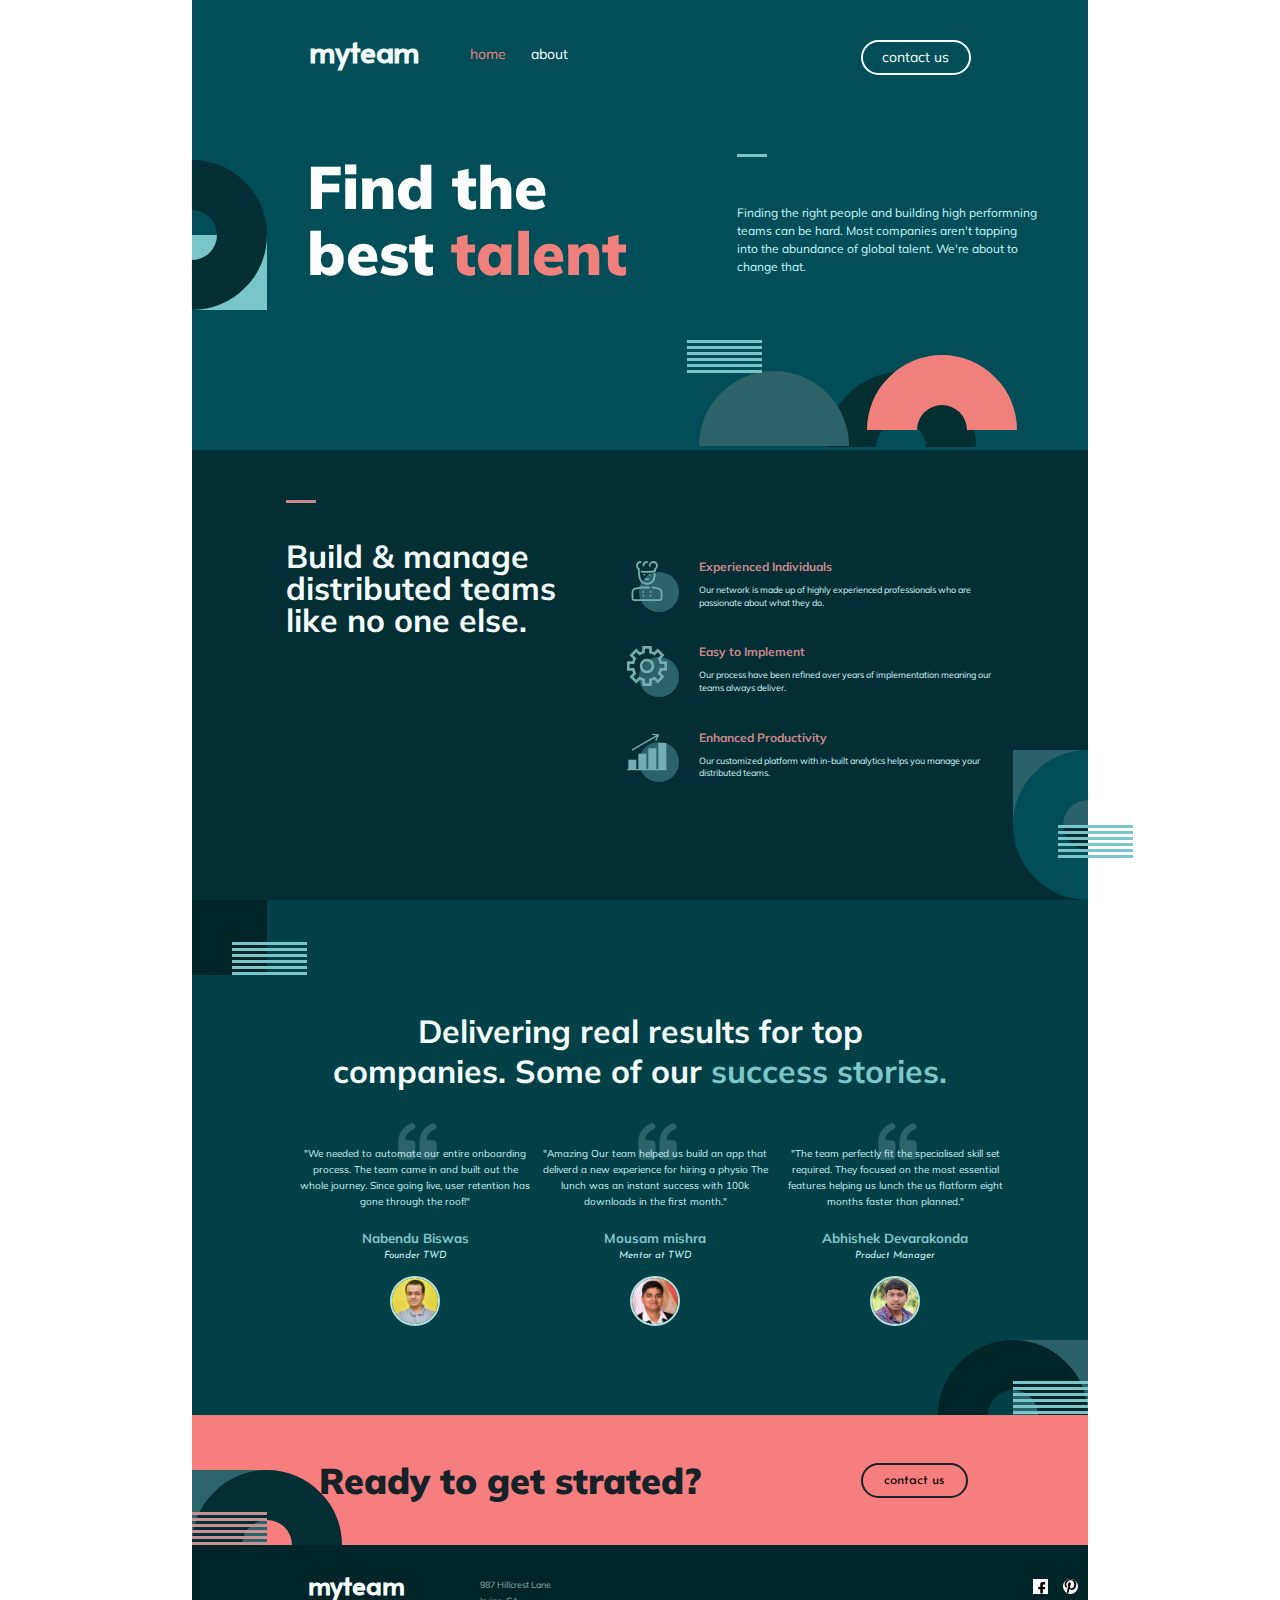
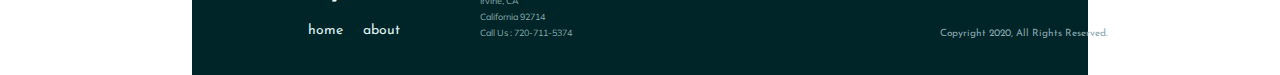
<file: index.html>
<!DOCTYPE html>
<html lang="en">
  <head>
    <meta charset="UTF-8" />
    <meta http-equiv="X-UA-Compatible" content="IE=edge" />
    <meta name="viewport" content="width=device-width, initial-scale=1.0" />
    <title>Myteam</title>
    <link rel="preconnect" href="https://fonts.googleapis.com" />
    <link rel="preconnect" href="https://fonts.gstatic.com" crossorigin />
    <link
      href="https://fonts.googleapis.com/css2?family=Alata&family=Erica+One&family=Josefin+Sans:wght@200;400;500;600;700&family=Jost:wght@200;300;400;500;700&family=Mulish:wght@700;900&family=Noto+Sans+JP:wght@700&family=Palanquin+Dark:wght@400;500;600;700&family=Poppins:wght@100;200;300;400;500;600;700&display=swap"
      rel="stylesheet"
    />
    <link rel="preconnect" href="https://fonts.googleapis.com">
<link rel="preconnect" href="https://fonts.gstatic.com" crossorigin>
<link href="https://fonts.googleapis.com/css2?family=UnifrakturMaguntia&display=swap" rel="stylesheet">
    <link rel="stylesheet" href="style.css" />
  </head>
  <body>
    <div id="myteam">
      <div class="banner_sec ban">
        <div class="link_sec">
          <ul class="nav_links">
            <span class="logo_heading">myteam</span>
            <div class="nav_items">
              <li><a class="color_nav" href="index.html">home</a></li>
              <li><a  href="about.html" target="_blank">about</a></li>
          </div>
          </ul>
          <div class="nav_buttons">
            <button id='contact_us' class="btn01"><a href="contact.html">contact us</a></button>
            <button id="mobile_menu" class="hamburger">≡</button>
            <!-- <button id="cancel" class="menu_cancel">X</button> -->
          </div>
          
        </div>
        
        <div class="content_sec">
          <div>
            <h1 class="main_heading">
              Find the best <span class="talent">talent</span>
            </h1>
          </div>
          <div class="para_move">
            <p class="main_para">
              Finding the right people and building high performning teams can
              be hard. Most companies aren't tapping into the abundance of
              global talent. We're about to change that.
            </p>
          </div>
        </div>
        <span class="parallel_lines"> 
          <hr class="line">
          <hr class="line">
          <hr class="line">
          <hr class="line">
          <hr class="line">
          <hr class="line">
       </span>
      </div>
     
      <section class="sec01">
        <div class="sec01_content">
          <div class="part1">
            <h1 class="sec01_heading">
              Build & manage distributed teams like no one else.
            </h1>
          </div>
          <div class="part2">
            <div class="sec01_part2">
              
                <span class="icon_shadow"></span>
                <img class="img" src="./images/iconizer-chef.svg" alt="chef" />
            
              <div class="part2_content">
                <h5 class="heading_5">Experienced Individuals</h5>
                <p class="small_para">
                  Our network is made up of highly experienced professionals who
                  are passionate about what they do.
                </p>
              </div>
            </div>
            <div class="sec01_part2">
              <span class="icon_shadow"></span>
              <img
                class="img"
                src="./images/iconizer-settings-svgrepo-com.svg"
                alt="settings"
              />
              <div class="part2_content">
                <h5 class="heading_5">Easy to Implement</h5>
                <p class="small_para">
                  Our process have been refined over years of implementation meaning our teams always deliver.
                </p>
              </div>
            </div>
            <div class="sec01_part2">
              <span class="icon_shadow"></span>
              <img
                class="img"
                src="./images/iconizer-graph-svgrepo-com.svg"
                alt="graph"
              />
              <div class="part2_content">
                <h5 class="heading_5">Enhanced Productivity</h5>
                <p class="small_para">
                Our customized platform with in-built analytics helps you manage your distributed teams.
                </p>
              </div>
            </div>
            <span class="parallel_lines2"> 
              <hr class="line">
              <hr class="line">
              <hr class="line">
              <hr class="line">
              <hr class="line">
              <hr class="line">
           </span>
          </div>
        </div>
      </section>
      <section class="sec02">
        <span class="shadow1"></span>
        <span class="parallel_lines3"> 
          <hr class="line">
          <hr class="line">
          <hr class="line">
          <hr class="line">
          <hr class="line">
          <hr class="line">
       </span>
        <h1 class="sec02_heading">
          Delivering real results for top companies. Some of our
          <span class="color_heading">success stories.</span>
        </h1>
        <div class="card_sec">
          <div class="card">
            <span class="behind_qoute"><img class="quotation" src="./images/iconizer-111116_quote_icon (1).svg" alt="quote"></span>
            <p class="card_para">
                "We needed to automate our entire onboarding process. The team came in and built out the whole journey. Since going live, user retention has gone through the roof!"
            </p>
            <h5 class="name">Nabendu Biswas</h5>
            <i class="card_small_para">Founder TWD</i>
            <img class="person_pic" src="./images/nabendu.jpg" alt="pic" />
          </div>
          <div class="card">
            <span class="behind_qoute"><img class="quotation" src="./images/iconizer-111116_quote_icon (1).svg" alt="quote"></span>
            <p class="card_para">
              "Amazing Our team helped us build an app that deliverd a new experience for hiring a physio The lunch was an instant success with 100k downloads in the first month."
            </p>
            <h5 class="name">Mousam mishra</h5>
            <i class="card_small_para">Mentor at TWD</i>
            <img class="person_pic" src="./images/mousam.jpg" alt="pic" />
          </div>
          <div class="card">
            <span class="behind_qoute"><img class="quotation" src="./images/iconizer-111116_quote_icon (1).svg" alt="quote"></span>
            <p class="card_para">
              "The team perfectly fit the specialised skill set required. They focused on the most essential features helping us lunch the us flatform eight months faster than planned."
            </p>
            <h5 class="name">Abhishek Devarakonda</h5>
            <i class="card_small_para">Product Manager</i>
            <img class="person_pic" src="./images/Abhi.jpg" alt="pic" />
          </div>
        </div>
        <span class="parallel_lines4"> 
          <hr class="line">
          <hr class="line">
          <hr class="line">
          <hr class="line">
          <hr class="line">
          <hr class="line">
       </span>

      </section>
      <section class="sec03">
        <span class="parallel_lines5"> 
          <hr class="line1">
          <hr class="line1">
          <hr class="line1">
          <hr class="line1">
          <hr class="line1">
          <hr class="line1">
       </span>
        <div class="sec03_content">
          <h1 class="sec03_heading">Ready to get strated?</h1>
          <button class="btn02">contact us</a></button>
        </div>
      </section>
      <footer class="footer">
            <div class="footer_part1">
              <h1 class="footer_heading">myteam</h1>
              <ul class="footer_nav_links">
                <li><a href="index.html"  class="color_nav">home</a></li>
                <li><a href="about.html">about</a></li>
              </ul>
            </div>
         
              <div>
                <ul class="address">
                  <li>987 Hillcrest Lane</li>
                  <li>Irvine, CA</li>
                  <li>California 92714</li>
                  <li>Call Us : 720-711-5374</li>
                </ul>
              </div>
              <div class="social_media"> 
                  <ul class="social_icons">
                    <li><a href="https://facebook.com"><img class="social_bg" src="./images/facebook_square_bg-white.svg" alt="facebook"></a></li>
                    <li><a href="https://pinterest.com"><img class="social_bg2" src="./images/pinterest-svgrepo-com.svg" alt="pinterest"></a></li>
                    <li><a href="https://twitter.com"><img class="about_twitter" src="./images/output-onlinepngtools.png" alt="twitter"></a></li>
                  </ul>
                  <div>
                    <p class="copyright">Copyright 2020, All Rights Reserved.</p>
                  </div>
              </div>
            </footer>
    </div>
    <script src="script.js"></script>
  </body>
</html>
</file>
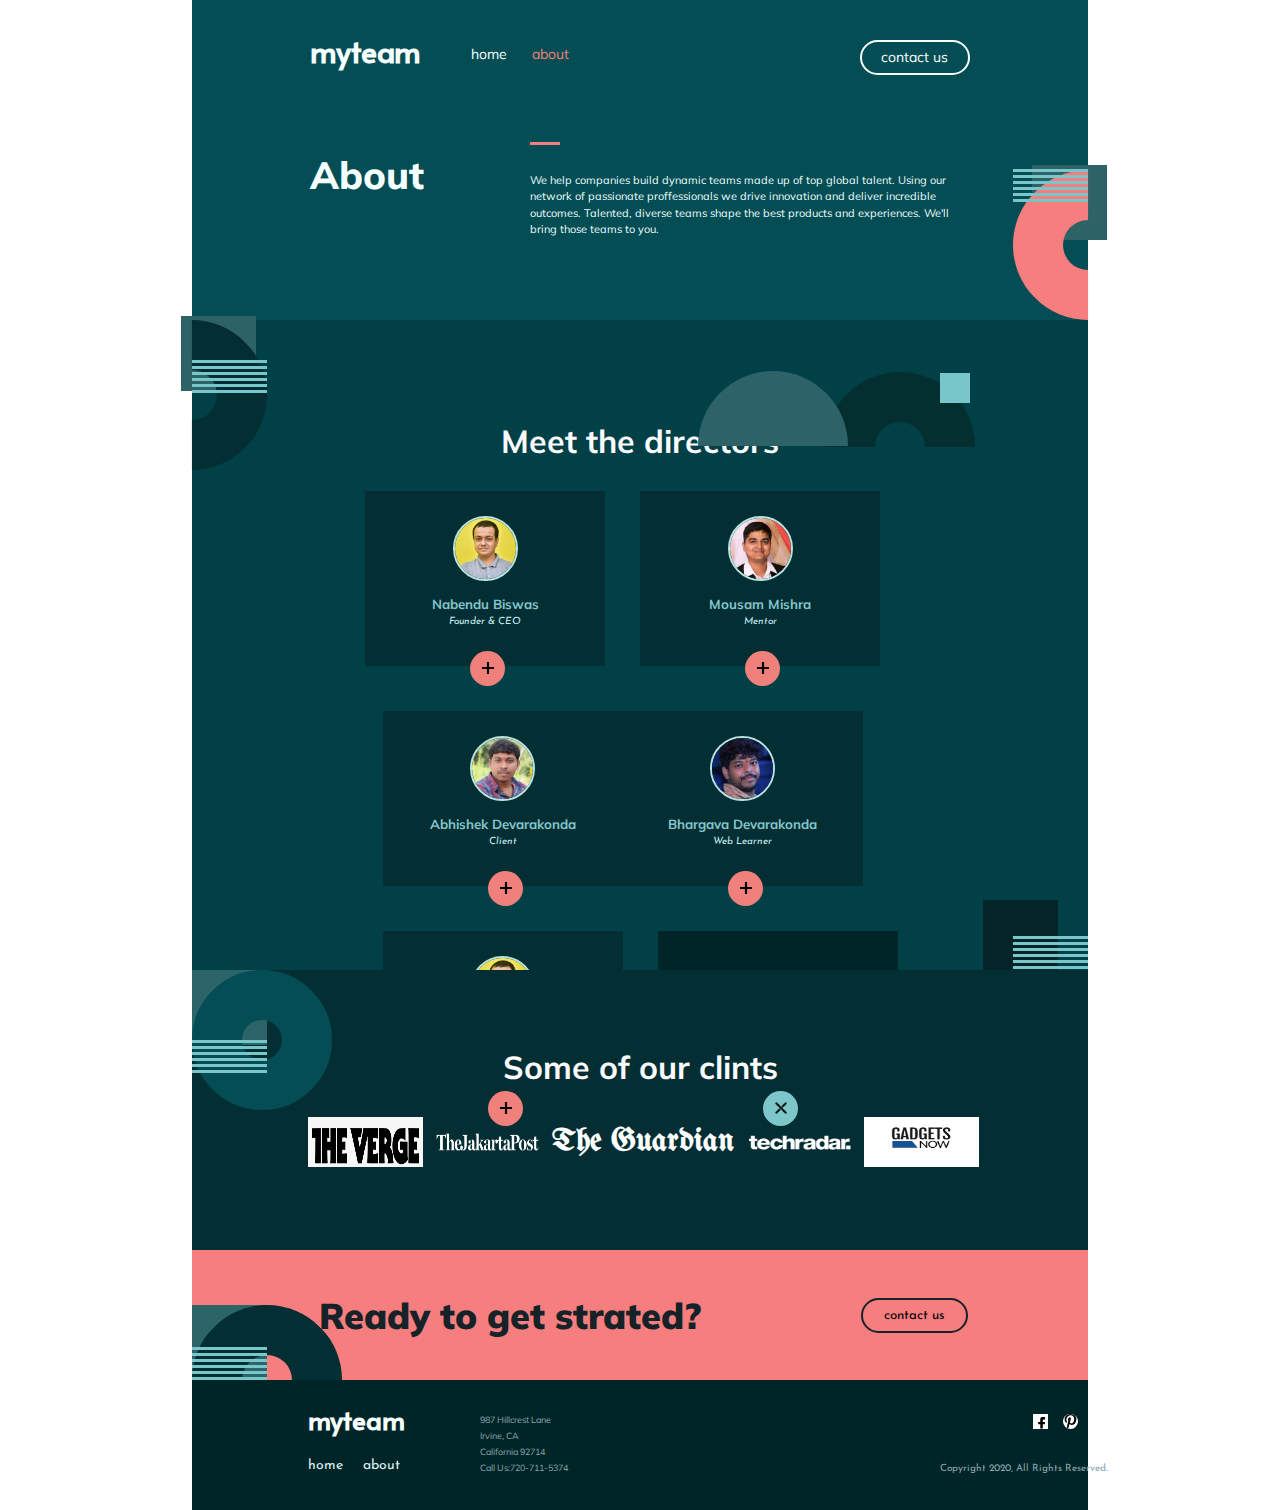
<file: about.html>
<!DOCTYPE html>
<html lang="en">
  <head>
    <meta charset="UTF-8" />
    <meta http-equiv="X-UA-Compatible" content="IE=edge" />
    <meta name="viewport" content="width=device-width, initial-scale=1.0" />
    <title>About</title>
    <link rel="preconnect" href="https://fonts.googleapis.com" />
    <link rel="preconnect" href="https://fonts.gstatic.com" crossorigin />
    <link
      href="https://fonts.googleapis.com/css2?family=Alata&family=Erica+One&family=Josefin+Sans:wght@200;400;500;600;700&family=Jost:wght@200;300;400;500;700&family=Mulish:wght@700;900&family=Noto+Sans+JP:wght@700&family=Palanquin+Dark:wght@400;500;600;700&family=Poppins:wght@100;200;300;400;500;600;700&display=swap"
      rel="stylesheet"
    />
    <link rel="preconnect" href="https://fonts.googleapis.com">
<link rel="preconnect" href="https://fonts.gstatic.com" crossorigin>
<link href="https://fonts.googleapis.com/css2?family=UnifrakturMaguntia&display=swap" rel="stylesheet">
    <link rel="stylesheet" href="style.css" />
  </head>
  <body>
    <section class="about_sec01">
      <div class="about_link_sec">
        <ul class="nav_links">
          <span class="logo_heading">myteam</span>
          <div class="nav_items">
            <li><a  href="index.html">home</a></li>
            <li><a class="color_nav" href="about.html">about</a></li>
          </div>
          
        </ul>
        <div  class="nav_buttons">
          <button class="btn03 btn01"  id='contact_us'><a href="contact.html">contact us</a></button>
          <button class="hamburger">≡</button>
          <!-- <button class="menu_cancel">X</button> -->
        </div>
      </div>
      <div class="about_content">
        <h1 class="about_heading">About</h1>
        <div>
          <p class="about_para">
            We help companies build dynamic teams made up of top global talent.
            Using our network of passionate proffessionals we drive innovation
            and deliver incredible outcomes. Talented, diverse teams shape the
            best products and experiences. We'll bring those teams to you.
          </p>
          <span class="parallel_lines10"> 
            <hr class="line">
            <hr class="line">
            <hr class="line">
            <hr class="line">
            <hr class="line">
            <hr class="line">
         </span>
        <span class="shadow3"></span>
        </div>
      </div>
    </section>
    <section class="about_sec02">
        <span class="shadow2"></span>
        <span class="parallel_lines9"> 
            <hr class="line">
            <hr class="line">
            <hr class="line">
            <hr class="line">
            <hr class="line">
            <hr class="line">
         </span>
      <div>
        <h1 class="about_sec02_main_heading">Meet the directors</h1>
      </div>
      <div class="about_card_sec02">
        <div class="cards_1">
          <img class="person_pic1" src="./images/nabendu.jpg" alt="pic" />
          <h5 class="name">Nabendu Biswas</h5>
          <i class="card_small_para">Founder & CEO</i>
          <span class="background"></span>
          <img
            class="plus"
            src="./images/add-plus-svgrepo-com.svg"
            alt="plus"
          />
        </div>
        <div class="cards_1">
          <img class="person_pic1" src="./images/mousam.jpg" alt="pic" />
          <h5 class="name">Mousam Mishra</h5>
          <i class="card_small_para">Mentor</i>
          <span class="background"></span>
          <img
            class="plus"
            src="./images/add-plus-svgrepo-com.svg"
            alt="plus"
          />
        </div>
        <div class="cards_1_3">
          <img class="person_pic1" src="./images/Abhi.jpg" alt="pic" />
          <h5 class="name">Abhishek Devarakonda</h5>
          <i class="card_small_para">Client</i>
          <span class="background"></span>
          <img
            class="plus"
            src="./images/add-plus-svgrepo-com.svg"
            alt="plus"
          />
        </div>
        <div class="cards_1">
          <img class="person_pic1" src="./images/dbc.JPG" alt="pic" />
          <h5 class="name">Bhargava Devarakonda</h5>
          <i class="card_small_para">Web Learner</i>
          <span class="background"></span>
          <img
            class="plus"
            src="./images/add-plus-svgrepo-com.svg"
            alt="plus"
          />
        </div>
        <div class="cards_1">
          <img class="person_pic1" src="./images/nabendu.jpg" alt="pic" />
          <h5 class="name">Nabendu Biswas</h5>
          <i class="card_small_para">Founder & CEO</i>
          <span class="background"></span>
          <img
            class="plus"
            src="./images/add-plus-svgrepo-com.svg"
            alt="plus"
          />
        </div>
        <div class="cards_1_last">
          <h5 class="name">Aden Allan</h5>
          <p class="last_card_para">
            "Empowered teams craeted truly amazing products. Set the north star
            and let them fellow it."
          </p>
          <div class="about_icons">
            <a href="https://twitter.com"
              ><img
                class="about_twitter"
                src="./images/output-onlinepngtools.png"
                alt="twitter"
            /></a>
            <a href="https://twitter.com"
              ><img
                class="about_linkedin"
                src="./images/linkedin-onlinepngtools.png"
                alt="linkedin"
            /></a>
          </div>
          <span class="opp_background"></span>
          <img
            class="cancel"
            src="./images/cancel-pngrepo-com.png"
            alt="plus"
          />
        </div>
      </div>
      <span class="parallel_lines8"> 
        <hr class="line">
        <hr class="line">
        <hr class="line">
        <hr class="line">
        <hr class="line">
        <hr class="line">
     </span>
    </section>
    <section class="about_sec03">   
         <span class="parallel_lines6"> 
        <hr class="line">
        <hr class="line">
        <hr class="line">
        <hr class="line">
        <hr class="line">
        <hr class="line">
     </span>

        <h1 class="about_sec03_heading">Some of our clints</h1>
      <div class="about_subheading">
        <img class="about_sec03_subheading" src="./images/the-verge-logo-hd-png-download.png" alt="the verge"></img>
        <img class="about_sec03_subheading" src="./images/TheJakartaPost-removebg-preview.png" alt="the jakarta"></img>
        <h1 class="about_sec03_subheading3">The Guardian</h1>
        <img class="about_sec03_subheading" src="./images/TECHRADAR.png" alt="techrader"></img>
        <img class="about_sec03_subheading" src="./images/gadgetsnowlogo.png" alt="Gadgets"></img>
      </div>
    </section>
    <section class="sec03">
        <span class="parallel_lines7"> 
          <hr class="line">
          <hr class="line">
          <hr class="line">
          <hr class="line">
          <hr class="line">
          <hr class="line">
       </span>
        <div class="sec03_content">
          <h1 class="sec03_heading">Ready to get strated?</h1>
          <button class="btn02">contact us</a></button>
        </div>
      </section>
      <footer class="footer">
        <div class="footer_part1">
          <h1 class="footer_heading">myteam</h1>
          <ul class="footer_nav_links">
            <li><a href="index.html">home</a></li>
            <li><a href="about.html"  class="color_nav">about</a></li>
          </ul>
        </div>
          <div>
            <ul class="address">
              <li>987 Hillcrest Lane</li>
              <li>Irvine, CA</li>
              <li>California 92714</li>
              <li>Call Us:720-711-5374</li>
            </ul>
          </div>
          <div class="social_media"> 
              <ul class="social_icons">
                <li><a href="https://facebook.com"><img class="social_bg" src="./images/facebook_square_bg-white.svg" alt="facebook"></a></li>
                <li><a href="https://pinterest.com"><img class="social_bg2" src="./images/pinterest-svgrepo-com.svg" alt="pinterest"></a></li>
                <li><a href="https://twitter.com"><img class="about_twitter" src="./images/output-onlinepngtools.png" alt="twitter"></a></li>
              </ul>
              <p class="copyright">Copyright 2020, All Rights Reserved.</p>
          </div>
        </footer>
    <script src="script.js"></script>
  </body>
</html>
</file>
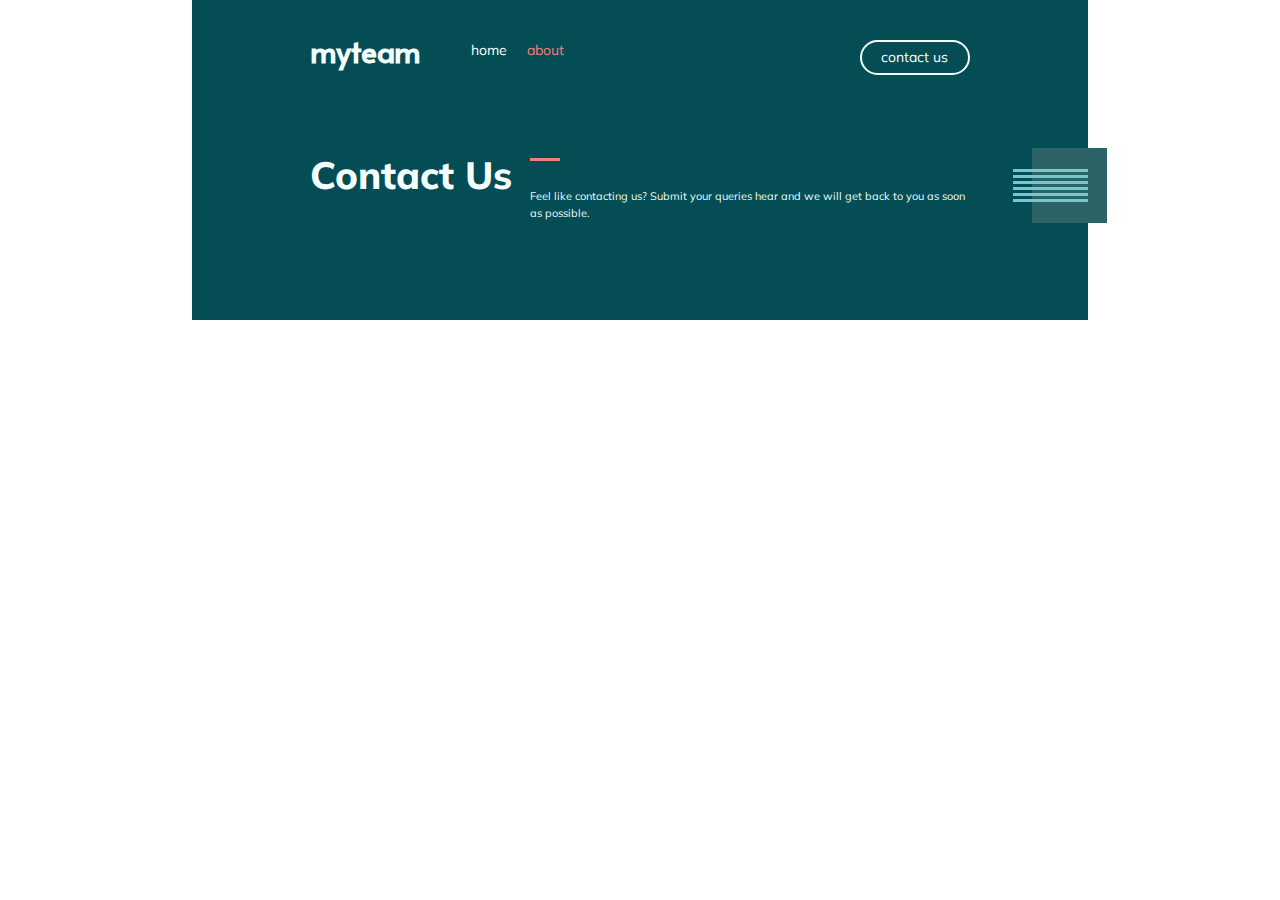
<file: contact.html>
<!DOCTYPE html>
<html lang="en">
  <head>
    <meta charset="UTF-8" />
    <meta http-equiv="X-UA-Compatible" content="IE=edge" />
    <meta name="viewport" content="width=device-width, initial-scale=1.0" />
    <title>About</title>
    <link rel="preconnect" href="https://fonts.googleapis.com" />
    <link rel="preconnect" href="https://fonts.gstatic.com" crossorigin />
    <link
      href="https://fonts.googleapis.com/css2?family=Alata&family=Erica+One&family=Josefin+Sans:wght@200;400;500;600;700&family=Jost:wght@200;300;400;500;700&family=Mulish:wght@700;900&family=Noto+Sans+JP:wght@700&family=Palanquin+Dark:wght@400;500;600;700&family=Poppins:wght@100;200;300;400;500;600;700&display=swap"
      rel="stylesheet"
    />
    <link rel="preconnect" href="https://fonts.googleapis.com">
<link rel="preconnect" href="https://fonts.gstatic.com" crossorigin>
<link href="https://fonts.googleapis.com/css2?family=UnifrakturMaguntia&display=swap" rel="stylesheet">
    <link rel="stylesheet" href="style.css" />
  </head>
  <body>
    <section class="contact_sec01">
      <div class="about_link_sec">
        <ul class="nav_links">
          <span class="logo_heading">myteam</span>
          <li><a  href="index.html">home</a></li>
          <li><a class="color_nav" href="about.html">about</a></li>
        </ul>
        <div>
          <button class="btn03"><a href="contact.html">contact us</a></button>
        </div>
      </div>
      <div class="about_content">
        <h1 class="about_heading">Contact Us</h1>
        <div>
          <p class="about_para">
            Feel like contacting us? Submit your queries hear and we will get back to you as soon  as possible.
          </p>
          <span class="parallel_lines10"> 
            <hr class="line">
            <hr class="line">
            <hr class="line">
            <hr class="line">
            <hr class="line">
            <hr class="line">
         </span>
        <span class="shadow3"></span>
        </div>
      </div>
    </section>
   
    
     
  </body>
</html>
</file>
<file: style.css>
* {
  box-sizing: border-box;
  padding: 0;
  margin: 0;
  font-family: 'Poppins', sans-serif;
  font-family: 'Jost', sans-serif;
  font-family: 'Josefin Sans', sans-serif;
}
body {
  background-color: #fff;
}
.banner_sec {
  background-color: #014e58;
  height: 450px;
  width: 70vw;
  padding: 2% 4%;
  margin: 0 auto;
  position: relative;
}
.link_sec {
  display: flex;
  flex-direction: row;
  justify-content: space-between;
  align-items: center;
  margin: 0 auto;
  width: 100%;
  padding: 0% 8.3%;
}
ul li a.color_nav {
  color: #f0807b;
}
.logo_heading {
  color: #f6ffff;
  font-family: 'Alata', sans-serif;
  font-size: 30px;
  display: inline-block;
  margin-right: 40px;
  font-weight: 600;
}

.nav_links li {
  list-style-type: none;
  display: inline-block;
}
.nav_links li a {
  color: #f8ffff;
  font-family: 'Mulish', sans-serif;
  text-decoration: none;
  font-size: 14px;
  margin: 0px 10px;
}
/* .nav_items {
  display: inline-block;
} */
.btn01 {
  background: none;
  border: 2px solid #f8ffff;
  border-radius: 30px;
  -webkit-border-radius: 30px;
  -moz-border-radius: 30px;
  -ms-border-radius: 30px;
  -o-border-radius: 30px;
  height: 35px;
  width: 110px;
  margin-top: 14px;
  position: relative;
}
.btn01::after {
  position: absolute;
  content: '';
  height: 30px;
  width: 30px;
  right: -2px;
  bottom: -330px;
  background-color: #78c6ca;
  z-index: 10;
}
.btn01 a::before {
  position: absolute;
  content: '';
  height: 50px;
  width: 50px;
  right: -27px;
  bottom: -456px;
  border: 50px solid #032f30;
  border-left-color: transparent;
  border-top-color: transparent;
  transform: rotate(225deg);
  border-radius: 50%;
  -webkit-border-radius: 50%;
  -moz-border-radius: 50%;
  -ms-border-radius: 50%;
  -o-border-radius: 50%;
  -webkit-transform: rotate(225deg);
  -moz-transform: rotate(225deg);
  -ms-transform: rotate(225deg);
  -o-transform: rotate(225deg);
  z-index: 1;
}
.btn01 a::after {
  position: absolute;
  content: '';
  height: 75px;
  width: 150px;
  right: 100px;
  bottom: -380px;
  background: #2d6268;
  transform: rotate(360deg);
  border-radius: 150px 150px 0 0;
  -webkit-transform: rotate(360deg);
  -moz-transform: rotate(360deg);
  -ms-transform: rotate(360deg);
  -o-transform: rotate(360deg);
  z-index: 1;
}
.btn01 a {
  color: #f8ffff;
  text-decoration: none;
  font-size: 14px;
  font-family: 'Mulish', sans-serif;
  position: relative;
}
.content_sec {
  width: 100%;
  padding: 10% 8%;
  display: flex;
  flex-direction: row;
  justify-content: space-between;
  align-items: flex-end;
}
.main_heading {
  font-family: 'Mulish', sans-serif, 'Palanquin Dark', sans-serif;
  color: #fffefe;
  font-size: 60px;
  font-weight: 900;
  width: 380px;
  margin-right: 50px;
  line-height: 1.1em;
}
.banner_sec::after {
  content: '';
  height: 50px;
  width: 50px;
  position: absolute;
  left: -75px;
  top: 160px;
  border: 50px solid #032e33;
  border-left-color: transparent;
  border-top-color: transparent;
  transform: rotate(-45deg);
  border-radius: 50%;
  -webkit-border-radius: 50%;
  -moz-border-radius: 50%;
  -ms-border-radius: 50%;
  -o-border-radius: 50%;
  -webkit-transform: rotate(-45deg);
  -moz-transform: rotate(-45deg);
  -ms-transform: rotate(-45deg);
  -o-transform: rotate(-45deg);
  z-index: 10;
}

.banner_sec::before {
  position: absolute;
  content: '';
  height: 75px;
  width: 75px;
  left: 0px;
  top: 235px;
  background-color: #78c6ca;
}
.talent {
  font-family: 'Mulish', sans-serif;
  color: #f0807b;
}
.main_para {
  font-family: 'Mulish', sans-serif, 'Palanquin Dark', sans-serif;
  color: #caf6fa;
  font-size: 12px;
  line-height: 1.5em;
  width: 300px;
  position: relative;
  margin-bottom: 10px;
}
.parallel_lines {
  position: relative;
  float: right;
  margin-right: 275px;
  bottom: 25px;
  z-index: 2;
}
.parallel_lines2 {
  position: relative;
  float: right;
  right: -134px;
  bottom: -20px;
  z-index: 30;
}
.line {
  width: 75px;
  height: 3px;
  background-color: #78c6ca;
  border: none;
  margin-bottom: 3px;
}
.main_para::before {
  content: '';
  height: 50px;
  width: 50px;
  position: absolute;
  right: 20px;
  bottom: -229px;
  border: 50px solid #f0807b;
  border-left-color: transparent;
  border-top-color: transparent;
  transform: rotate(225deg);
  border-radius: 50%;
  -webkit-border-radius: 50%;
  -moz-border-radius: 50%;
  -ms-border-radius: 50%;
  -o-border-radius: 50%;
  -webkit-transform: rotate(225deg);
  -moz-transform: rotate(225deg);
  -ms-transform: rotate(225deg);
  -o-transform: rotate(225deg);
  z-index: 10;
}
.main_para::after {
  position: absolute;
  content: '';
  top: -50px;
  left: 0;
  width: 30px;
  height: 3px;
  background-color: #78c6ca;
}
.sec01 {
  height: 450px;
  background-color: #032e34;
  width: 70vw;
  margin: 0 auto;
  display: flex;
  flex-direction: row;
  justify-content: center;
  position: relative;
}
.sec01::after {
  content: '';
  height: 50px;
  width: 50px;
  position: absolute;
  right: -75px;
  bottom: 0px;
  border: 50px solid #014e58;
  border-left-color: transparent;
  border-top-color: transparent;
  transform: rotate(-45deg);
  border-radius: 50%;
  -webkit-border-radius: 50%;
  -moz-border-radius: 50%;
  -ms-border-radius: 50%;
  -o-border-radius: 50%;
  -webkit-transform: rotate(135deg);
  -moz-transform: rotate(-45deg);
  -ms-transform: rotate(-45deg);
  -o-transform: rotate(-45deg);
  z-index: 10;
}
.sec01::before {
  position: absolute;
  content: '';
  height: 75px;
  width: 75px;
  right: 0px;
  bottom: 75px;
  background-color: #2b616b;
  z-index: 5;
}
.sec01_content {
  width: 100%;
  padding: 10% 7%;
  display: flex;
  flex-direction: row;
  justify-content: space-around;
  align-items: center;
}
.part1 {
  align-self: flex-start;
  margin-left: -10px;
}
.part2 {
  align-self: center;
  margin-top: 40px;
}
.sec01_heading {
  font-family: 'Mulish', sans-serif, 'Palanquin Dark', sans-serif;
  color: #f6ffff;
  font-size: 32px;
  font-weight: bold;
  width: 300px;
  line-height: 1;
  margin-left: 15px;
  position: relative;
}
.sec01_heading::before {
  position: absolute;
  content: '';
  top: -40px;
  left: 0;
  width: 30px;
  height: 3px;
  background-color: #cb898d;
}
.part2_content {
  align-self: center;
  width: 300px;
  margin-bottom: 15px;
  padding-top: 10px;
}
.heading_5 {
  font-family: 'Mulish', sans-serif, 'Palanquin Dark', sans-serif;
  color: #cb898d;
  margin-bottom: 10px;
  font-size: 12px;
}
.small_para {
  font-family: 'Mulish', sans-serif, 'Palanquin Dark', sans-serif;
  color: #caf6fa;
  font-size: 9px;
  line-height: 1.4em;
  margin-bottom: 10px;
  width: 300px;
}
.sec01_part2 {
  display: flex;
  flex-direction: row;
  justify-content: center;
  align-items: center;
  position: relative;
}
.icon_shadow {
  height: 40px;
  width: 40px;
  background-color: #2b6369;
  border-radius: 50px;
  -webkit-border-radius: 50px;
  -moz-border-radius: 50px;
  -ms-border-radius: 50px;
  -o-border-radius: 50px;
  margin-right: 20px;
}
.img {
  position: absolute;
  top: 12px;
  left: -12px;
  height: 40px;
  width: 40px;
  margin-bottom: 15px;
}
/* sec02 starts */
.sec02 {
  height: 515px;
  background-color: #014047;
  width: 70vw;
  margin: 0 auto;
  position: relative;
}
.sec02::after {
  content: '';
  height: 50px;
  width: 50px;
  position: absolute;
  right: 0px;
  bottom: -75px;
  border: 50px solid #002528;
  border-left-color: transparent;
  border-top-color: transparent;
  transform: rotate(-135deg);
  border-radius: 50%;
  -webkit-border-radius: 50%;
  -moz-border-radius: 50%;
  -ms-border-radius: 50%;
  -o-border-radius: 50%;
  -webkit-transform: rotate(-135deg);
  -moz-transform: rotate(-135deg);
  -ms-transform: rotate(-135deg);
  -o-transform: rotate(-135deg);
  z-index: 10;
}
.sec02::before {
  position: absolute;
  content: '';
  height: 75px;
  width: 75px;
  right: 0px;
  bottom: 0px;
  background-color: #2b616b;
  z-index: 5;
}
.sec02_heading {
  font-family: 'Mulish', sans-serif, 'Palanquin Dark', sans-serif;
  text-align: center;
  color: #f6ffff;
  font-size: 32px;
  width: 620px;
  margin: 0 auto;
  padding-bottom: 50px;
}
.parallel_lines3 {
  position: relative;
  left: 40px;
  top: -33px;
  z-index: 30;
}
.shadow1 {
  position: relative;
  left: 0px;
  top: 0px;
  height: 75px;
  width: 75px;
  background-color: #002528;
  display: block;
}
.color_heading {
  color: #7dc7ca;
  font-family: 'Mulish', sans-serif, 'Palanquin Dark', sans-serif;
}
.card_sec {
  display: flex;
  flex-direction: row;
  justify-content: space-around;
  padding: 0% 11.5%;
}
.card {
  width: 260px;
  text-align: center;
  padding: 5px;
  display: flex;
  flex-direction: column;
  justify-content: center;
  align-items: center;
  position: relative;
}
.card_para {
  font-family: 'Mulish', sans-serif, 'Palanquin Dark', sans-serif;
  font-size: 10px;
  color: #c9f2f6;
  margin-bottom: 20px;
  width: 230px;
  z-index: 5;
  line-height: 1.6;
}
.quotation {
  position: absolute;
  top: -22px;
  left: 100px;
  height: 45px;
  width: 45px;
  z-index: 1;
}
.name {
  font-family: 'Mulish', sans-serif, 'Palanquin Dark', sans-serif;
  color: #82c5cb;
  margin-bottom: 4px;
}
.card_small_para {
  color: #c7eef3;
  font-size: 10px;
  margin-bottom: 15px;
}
.person_pic {
  height: 50px;
  width: 50px;
  border-radius: 50px;
  border: 2px solid #b6e4e1;
}
/* sec03 starts  */
.sec03 {
  width: 70vw;
  margin: 0 auto;
  height: 130px;
  background-color: #f67e7f;
  position: relative;
}
.parallel_lines4 {
  position: absolute;
  right: 0px;
  bottom: -2px;
  z-index: 30;
}
.sec03::before {
  content: '';
  height: 50px;
  width: 50px;
  position: absolute;
  left: 0px;
  top: 55px;
  border: 50px solid #032e33;
  border-left-color: transparent;
  border-top-color: transparent;
  transform: rotate(-135deg);
  border-radius: 50%;
  -webkit-border-radius: 50%;
  -moz-border-radius: 50%;
  -ms-border-radius: 50%;
  -o-border-radius: 50%;
  -webkit-transform: rotate(-135deg);
  -moz-transform: rotate(-135deg);
  -ms-transform: rotate(-135deg);
  -o-transform: rotate(-135deg);
  z-index: 10;
}
.sec03::after {
  position: absolute;
  content: '';
  height: 75px;
  width: 75px;
  left: 0px;
  bottom: 0px;
  background-color: #2b6569;
}
.sec03_content {
  display: flex;
  justify-content: space-between;
  align-items: center;
  width: 655px;
  margin: 0 auto;
  padding-top: 10px;
}
.sec03_heading {
  font-family: 'Mulish', sans-serif, 'Palanquin Dark', sans-serif;
  font-size: 36px;
  width: 620px;
  margin: 0 auto;
  padding: 5% 1%;
  color: #152228;
  font-weight: 900;
  display: inline;
}
.btn02 {
  background: none;
  border: 2px solid #152228;
  border-radius: 30px;
  -webkit-border-radius: 30px;
  -moz-border-radius: 30px;
  -ms-border-radius: 30px;
  -o-border-radius: 30px;
  height: 35px;
  width: 120px;
}
.parallel_lines5 {
  position: absolute;
  left: 0px;
  top: 97px;
  z-index: 30;
}
.line1 {
  width: 75px;
  height: 3px;
  background-color: #ca8f93;
  border: none;
  margin-bottom: 3px;
}
/* sec04 starts  */
.footer {
  width: 70vw;
  margin: 0 auto;
  height: 130px;
  background-color: #002528;
  padding: 2% 7.5%;
  display: flex;
}
.footer_part1 {
  position: relative;
  top: -5px;
  margin-left: 20px;
}
.footer_heading {
  color: #f7ffff;
  font-family: 'Alata', sans-serif;
  margin-bottom: 20px;
  font-size: 26px;
}
ul.footer_nav_links li {
  list-style-type: none;
  margin-right: 20px;
}
ul.footer_nav_links {
  display: flex;
}
ul.footer_nav_links li a {
  color: #dfefef;
  text-decoration: none;
  font-size: 14px;
}
ul.address li {
  font-family: 'Mulish', sans-serif, 'Palanquin Dark', sans-serif;
  list-style-type: none;
  margin-bottom: 5px;
  font-size: 9px;
  color: #8aa8aa;
  margin-left: 60px;
  width: 100px;
}
.address {
  margin-top: 8px;
  width: 150px;
}
.social_bg {
  background-color: #fff;
  height: 20px;
  width: 20px;
}
.social_media {
  margin-left: 98px;
}
.social_bg2 {
  background-color: #fff;
  height: 20px;
  width: 20px;
  border-radius: 50px;
  -webkit-border-radius: 50px;
  -moz-border-radius: 50px;
  -ms-border-radius: 50px;
  -o-border-radius: 50px;
}
.social_icons {
  display: flex;
  margin-left: 350px;
  margin-top: 8px;
}
.social_icons li {
  list-style-type: none;
}
.social_icons li a img {
  margin-left: 15px;
  height: 15px;
  width: 15px;
}
.copyright {
  color: #8aa7ad;
  font-size: 10px;
  margin-top: 30px;
  float: right;
}
/* ABOUT Page Starts */
.about_sec01 {
  background-color: #044d54;
  height: 320px;
  width: 70vw;
  margin: 0 auto;
  padding: 2% 8.7%;
  position: relative;
}
.about_sec01::after {
  content: '';
  height: 50px;
  width: 50px;
  position: absolute;
  right: -75px;
  bottom: 0px;
  border: 50px solid #f67e7f;
  border-left-color: transparent;
  border-top-color: transparent;
  transform: rotate(-225deg);
  border-radius: 50%;
  -webkit-border-radius: 50%;
  -moz-border-radius: 50%;
  -ms-border-radius: 50%;
  -o-border-radius: 50%;
  -webkit-transform: rotate(-225deg);
  -moz-transform: rotate(-225deg);
  -ms-transform: rotate(-225deg);
  -o-transform: rotate(-225deg);
  z-index: 10;
}
.parallel_lines10 {
  position: absolute;
  right: 0px;
  bottom: 115px;
  z-index: 30;
}
.shadow3 {
  position: relative;
  right: -502px;
  top: -73px;
  height: 75px;
  width: 75px;
  background-color: #2d6266;
  display: block;
}
.about_link_sec {
  display: flex;
  flex-direction: row;
  justify-content: space-between;
  align-items: center;
  margin: 0 auto;
  width: 100%;
  padding: 0% 1%;
}
.about_heading {
  font-family: 'Mulish', sans-serif, 'Palanquin Dark', sans-serif;
  color: #f6ffff;
  font-size: 38px;
  font-weight: 800;
  margin-bottom: 50px;
}
.about_para {
  font-family: 'Mulish', sans-serif, 'Palanquin Dark', sans-serif;
  color: #edffff;
  width: 440px;
  font-size: 11px;
  line-height: 1.5em;
  margin-top: 85px;
  position: relative;
}
.about_para::before {
  content: '';
  position: absolute;
  left: 0px;
  top: -30px;
  width: 30px;
  height: 3px;
  background-color: #f0807b;
}
.about_content {
  display: flex;
  justify-content: space-between;
  align-items: center;
  padding: 8% 1%;
  height: 250px;
}
.btn03 {
  background: none;
  border: 2px solid #f8ffff;
  border-radius: 30px;
  -webkit-border-radius: 30px;
  -moz-border-radius: 30px;
  -ms-border-radius: 30px;
  -o-border-radius: 30px;
  height: 35px;
  width: 110px;
  margin-top: 14px;
  position: relative;
}
.btn03 a {
  color: #f8ffff;
  text-decoration: none;
  font-size: 14px;
  font-family: 'Mulish', sans-serif;
}
.about_sec02 {
  background-color: #014047;
  height: 650px;
  width: 70vw;
  margin: 0 auto;
  padding: 2% 5%;
  position: relative;
}
.parallel_lines9 {
  position: absolute;
  left: 0px;
  top: 40px;
  z-index: 30;
}
.shadow2 {
  position: relative;
  left: -75px;
  top: -30px;
  height: 75px;
  width: 75px;
  background-color: #2d6266;
  display: block;
}
.about_sec02::before {
  content: '';
  height: 50px;
  width: 50px;
  position: absolute;
  left: -75px;
  top: 0px;
  border: 50px solid #032e34;
  border-left-color: transparent;
  border-top-color: transparent;
  transform: rotate(-45deg);
  border-radius: 50%;
  -webkit-border-radius: 50%;
  -moz-border-radius: 50%;
  -ms-border-radius: 50%;
  -o-border-radius: 50%;
  -webkit-transform: rotate(-45deg);
  -moz-transform: rotate(-45deg);
  -ms-transform: rotate(-45deg);
  -o-transform: rotate(-45deg);
  z-index: 10;
}
.about_sec02::after {
  position: absolute;
  content: '';
  height: 70px;
  width: 75px;
  right: 30px;
  bottom: 0px;
  background-color: #032429;
  z-index: 5;
}
.parallel_lines8 {
  position: absolute;
  right: 0px;
  bottom: -2px;
  z-index: 30;
}
.about_sec02_main_heading {
  font-family: 'Mulish', sans-serif, 'Palanquin Dark', sans-serif;
  font-size: 32px;
  font-weight: bold;
  color: #fbfbfd;
  text-align: center;
  padding-bottom: 4%;
}
.about_card_sec02 {
  display: flex;
  flex-direction: row;
  flex-wrap: wrap;
  justify-content: center;
}
.cards_1 {
  height: 175px;
  width: 240px;
  background-color: #032e34;
  display: flex;
  flex-direction: column;
  justify-content: center;
  align-items: center;
  position: relative;
  margin-right: 35px;
  margin-bottom: 45px;
}
.cards_1_3 {
  height: 175px;
  width: 240px;
  background-color: #032e34;
  display: flex;
  flex-direction: column;
  justify-content: center;
  align-items: center;
  position: relative;
  margin-bottom: 45px;
}

.cards_1_last {
  height: 175px;
  width: 240px;
  background-color: #002528;
  display: flex;
  flex-direction: column;
  justify-content: center;
  align-items: center;
  position: relative;
  margin-bottom: 45px;
}
span.background {
  position: absolute;
  bottom: -20px;
  right: 100px;
  height: 35px;
  width: 35px;
  background-color: #f0807b;
  border-radius: 50%;
  -webkit-border-radius: 50%;
  -moz-border-radius: 50%;
  -ms-border-radius: 50%;
  -o-border-radius: 50%;
  z-index: 1;
}
span.opp_background {
  position: absolute;
  bottom: -20px;
  right: 100px;
  height: 35px;
  width: 35px;
  background-color: #7dc7ca;
  border-radius: 50%;
  -webkit-border-radius: 50%;
  -moz-border-radius: 50%;
  -ms-border-radius: 50%;
  -o-border-radius: 50%;
  z-index: 1;
}
.plus {
  position: absolute;
  bottom: -8px;
  right: 111px;
  height: 12px;
  width: 12px;
  z-index: 2;
}
.cancel {
  position: absolute;
  bottom: -8px;
  right: 111px;
  height: 12px;
  width: 12px;
  z-index: 2;
}
.person_pic1 {
  height: 65px;
  width: 65px;
  border-radius: 50px;
  border: 2px solid #b6e4e1;
  margin-bottom: 15px;
}
.last_card_para {
  font-family: 'Mulish', sans-serif, 'Palanquin Dark', sans-serif;
  color: #edffff;
  width: 160px;
  font-size: 10px;
  line-height: 1.5em;
  text-align: center;
}
.social_icons:not(:last-child) {
  margin-right: -10px;
}
.about_icons {
  display: flex;
  margin-top: 15px;
}
.about_twitter {
  height: 15px;
  width: 15px;
  margin-right: 10px;
}
.about_linkedin {
  height: 13px;
  width: 13px;
}
.about_sec03 {
  background-color: #032e34;
  height: 280px;
  width: 70vw;
  margin: 0 auto;
  padding: 6% 8%;
  position: relative;
}
.about_sec03::before {
  content: '';
  height: 40px;
  width: 40px;
  position: absolute;
  left: 0px;
  top: 0px;
  border: 50px solid #044d54;
  /* border-left-color: transparent;
  border-top-color: transparent; */
  transform: rotate(-45deg);
  border-radius: 50%;
  -webkit-border-radius: 50%;
  -moz-border-radius: 50%;
  -ms-border-radius: 50%;
  -o-border-radius: 50%;
  -webkit-transform: rotate(-45deg);
  -moz-transform: rotate(-45deg);
  -ms-transform: rotate(-45deg);
  -o-transform: rotate(-45deg);
  z-index: 1;
}
.about_sec03::after {
  position: absolute;
  content: '';
  height: 75px;
  width: 75px;
  left: 0px;
  top: 0px;
  background-color: #2b6569;
}
.parallel_lines6 {
  position: absolute;
  left: 0px;
  top: 70px;
  z-index: 30;
}
.parallel_lines7 {
  position: absolute;
  left: 0px;
  top: 97px;
  z-index: 30;
}
.about_sec03_heading {
  font-family: 'Mulish', sans-serif, 'Palanquin Dark', sans-serif;
  font-size: 32px;
  font-weight: bold;
  color: #fbfbfd;
  text-align: center;
  margin-bottom: 30px;
}
.about_subheading {
  display: flex;
  justify-content: space-between;
  align-items: center;
  padding: 0% 2%;
  width: 101%;
}
.about_sec03_subheading {
  height: 50px;
  width: 115px;
}
.about_sec03_subheading3 {
  font-family: 'UnifrakturMaguntia', cursive;
  color: #fff;
}
/* contact page starts */
.contact_sec01 {
  background-color: #044d54;
  height: 320px;
  width: 70vw;
  margin: 0 auto;
  padding: 2% 8.7%;
  position: relative;
}
.contact_us {
  background-color: #014e58;
  height: 500px;
  width: 400px;
}
.nav_links{
  display: flex;
  justify-content: center;
  align-items: center;
}
.nav_buttons button.hamburger{
display: none;
 }
 .nav_items{
  margin-top: 8px;
 }
 .mobile_nav{
  display: none;
 }
/* ___END__ */

/* MEDIA QUERIE */
@media (max-width: 768px){
  html, body{
    overflow-x: hidden;
    height: 100%;
  }
    .banner_sec, .sec01, .sec02, .sec03{
      width: 100vw;
      /* height: auto; */
    }
    .banner_sec{
      height: 600px;
      padding: 0% 4%;
    }
   .link_sec{
    padding: 4% 2%;
   }
   .logo_heading{
    font-size: 25px;
   }
   ul li a.color_nav {
    color: #f0807b;
  }
   .mobile_nav{
    display: block;
    height: 100%;
    width: 50%;
    background-color: teal;

   }
   .nav_items, .btn01{
    display: none;
   }
   .nav_buttons button.hamburger{
    display: block;
    font-size: 30px;
    background: none;
    border: none;
    color: #fff;
   }
   /* .nav_buttons button.menu_cancel {
    display: block;
    font-size: 22px;
    background: none;
    border: none;
    color: #fff;
    position: absolute;
    top: 29px;
    right: 27px;
   } */

   .content_sec {
    width: 100%;
    padding: 2% 8%;
    display: flex;
    flex-direction: column;
    justify-content: center;
    align-items: center;
}
   .main_heading{
    text-align: center;
    font-size: 50px;
    width: 280px;
    margin-top: 40px;
    margin-right: 0px;
   }
   .main_para{
    text-align: center;
    line-height: 2;
    font-size: 16px;
    margin-top: 10px;
   }
   .main_para::after{
    display: none;
   }
   .sec01{
    height: auto;
   }
   .sec01_content {
    height: auto;
    width: 100%;
    padding: 10% 4%;
    display: flex;
    flex-direction: column;
    justify-content: center;
    align-items: center;
}
.sec01_heading {
  font-family: 'Mulish', sans-serif, 'Palanquin Dark', sans-serif;
  color: #f6ffff;
  font-size: 40px;
  font-weight: bold;
  width: 250px;
  line-height: 1;
  margin: 50px 15px;
  position: relative;
}
.sec01_part2 {
  display: flex;
  flex-direction: column;
  justify-content: center;
  align-items: center;
  position: relative;
  margin-bottom: 25px;
}
.part2{
  height: auto;
}
.banner_sec::before {
  display: none;
  /* position: absolute;
  content: '';
  height: 75px;
  width: 75px;
  right: 0px !important;
  bottom: 10px !important;
  background-color: #78c6ca; */
}
   .banner_sec::after {
    display: none;
    /* content: '';
    height: 50px;
    width: 50px;
    position: absolute;
    right: 0px;
    bottom: 0px;
    border: 50px solid #032e33;
    border-left-color: transparent;
    border-top-color: transparent;
    transform: rotate(225deg) !important;
    border-radius: 50%;
    -webkit-border-radius: 50%;
    -moz-border-radius: 50%;
    -ms-border-radius: 50%;
    -o-border-radius: 50%;
    -webkit-transform: rotate(225deg);
    -moz-transform: rotate(225deg);
    -ms-transform: rotate(225deg);
    -o-transform: rotate(225deg);
    z-index: 10; */
}
.main_para::before {
  content: '';
  height: 90px;
  width: 90px;
  position: absolute;
  right: 12px;
  bottom: -316px;
  border: 60px solid #f0807b;
  border-left-color: transparent;
  border-top-color: transparent;
  transform: rotate(225deg);
  border-radius: 50%;
  -webkit-border-radius: 50%;
  -moz-border-radius: 50%;
  -ms-border-radius: 50%;
  -o-border-radius: 50%;
  -webkit-transform: rotate(225deg);
  -moz-transform: rotate(225deg);
  -ms-transform: rotate(225deg);
  -o-transform: rotate(225deg);
  z-index: 10;
}
.main_para::after {
  content: '';
  height: 90px;
  width: 90px;
  position: absolute;
  left: 0px;
  top: -100px;
  border: 0px solid #f0807b;
  border-left-color: transparent;
  border-top-color: transparent;
  transform: rotate(225deg);
  /* border-radius: 50%;
  -webkit-border-radius: 50%;
  -moz-border-radius: 50%;
  -ms-border-radius: 50%;
  -o-border-radius: 50%; */
  -webkit-transform: rotate(225deg);
  -moz-transform: rotate(225deg);
  -ms-transform: rotate(225deg);
  -o-transform: rotate(225deg);
  z-index: 10;
}
.parallel_lines {
  position: relative;
  float: right;
  margin-right: 250px;
  left: 38px;
  bottom: -80px;
 
  z-index: 2;
}
.line{
  width: 120px;
  height: 4px;
}
   .sec02{
    height: auto !important;
   }
   .card_sec {
    /* height: 500px; */
    display: flex;
    flex-direction: column;
    justify-content: center;
    align-items: center;
    /* padding: 0% 11.5%; */
}
.img{
    position: absolute;
    top: -15px;
    left: 145px;
    height: 50px;
    width: 50px;
    margin-bottom: 15px;
}

.icon_shadow{
  margin-right: 0px;
  height: 50px;
  width: 50px;
}
.part2_content {
 text-align: center;
 width: 380px;
}
.heading_5{
  font-size: 24px;
}
.sec01::after, .sec01::before{
  display: none;
}
.small_para{
  font-size: 15px;
  width: 350px;
  margin: 10px 10px 30px 10px;
}
.parallel_lines3 {
  position: relative;
  left: 40px;
  top: -40px;
  z-index: 30;
}
.parallel_lines4{
  right: -44px;
}
.card{
  margin-bottom: 40px;
}
.sec02_heading {
  font-family: 'Mulish', sans-serif, 'Palanquin Dark', sans-serif;
  text-align: center;
  color: #f6ffff;
  font-size: 36px;
  width: 350px;
  margin: 0 auto;
  padding-bottom: 50px;
  font-weight: 900;
}

.sec01, .sec02, .sec03, .footer {
  height:auto!important;
    min-height:100%;
}
.footer{
  width: 100vw;
  display: flex;
  flex-direction: column;
  justify-content: center;
  align-items: center;
  padding-top: 10%;
}
.address {
  width: 160px;
}
ul.address li{
  margin-left: 0px;
  text-align: center;
  font-size:14px;
  width: 100%;
}
.footer_heading {
  font-size: 32px;
}
ul.footer_nav_links{
  margin-left: 5px;
}
ul.footer_nav_links li a{
  font-size: 18px;
}
.social_icons {
  margin-left: 80px !important;
  margin-top: 20px;
}
.social_media {
  /* text-align: center; */
  margin: 0 auto;
}
.sec03_content {
  height: auto !important;
  min-height: 400px;
  display: flex;
  flex-direction: column;
  justify-content: center;
  align-items: center;
  width: 275px;
  margin: 0 auto;
  padding-top: 10px;
  text-align: center;
}
.sec03_heading{
  width: 280px;
  text-align: center;
  font-size: 40px;
  line-height: 1;
}
.btn02{
  height: 40px;
  width: 140px;
  font-size: 18px;
}
.sec03::before {
  content: '';
  height: 80px;
  width: 80px;
  position: absolute;
  left: 0px;
  top: 290px;
  border: 70px solid #032e33;
  border-left-color: transparent;
  border-top-color: transparent;
  transform: rotate(-135deg);
  border-radius: 50%;
  -webkit-border-radius: 50%;
  -moz-border-radius: 50%;
  -ms-border-radius: 50%;
  -o-border-radius: 50%;
  -webkit-transform: rotate(-135deg);
  -moz-transform: rotate(-135deg);
  -ms-transform: rotate(-135deg);
  -o-transform: rotate(-135deg);
  z-index: 10;
}
.parallel_lines5 {
  position: absolute;
  left: 0px;
  top: 360px;
  /* z-index: 1; */
}


.line1 {
  width: 110px;
  height: 4px;
}
.sec03::after{
  width: 110px;
  height: 104px;
}
.copyright {
  margin-top: 10px;
  margin-bottom: 20px;
  font-size: 16px;
 
}
/* ABOUT */
.about_sec01, .about_sec02, .about_sec03 {
  width: 100vw;
  height: auto !important;
}
.about_link_sec{
  padding: 5% 0%;
}
.about_content{
  height: auto;
  flex-direction: column;
  justify-content: center;
}
.about_para{
  margin-top: 0px;
  width: 100%;
  font-size: 16px;
  text-align: center;
}
.about_para::before{
  display: none;
}
.about_sec01::after {
  content: '';
  height: 50px;
  width: 50px;
  position: absolute;
  right: -75px;
  bottom: -75px;
  border: 50px solid #f67e7f;
  border-right-color: transparent;
  border-top-color: transparent;
  transform: rotate(-225deg);
  border-radius: 50%;
  -webkit-border-radius: 50%;
  -moz-border-radius: 50%;
  -ms-border-radius: 50%;
  -o-border-radius: 50%;
  -webkit-transform: rotate(-225deg);
  -moz-transform: rotate(-225deg);
  -ms-transform: rotate(-225deg);
  -o-transform: rotate(-225deg);
  z-index: 10;
}
.parallel_lines10{
  bottom: 33px;
  right: -45px;
}
.about_sec02{
  height: auto !important;
  padding: 12% 5%;
}
.about_sec03{
  height: auto !important;
  padding: 10% 0%;
}
.about_card_sec02{
  align-items: center;
}
.cards_1{
  margin-right: 0px;
}
.about_subheading{
  flex-direction: column;
  justify-content: center;
}
.parallel_lines6,.about_sec03::after{
  display: none;
}
.about_sec03_subheading,.about_sec03_subheading3{
  margin-bottom: 30px;
}
.about_sec03::before, .about_sec02::before{
  content: '';
  height: 40px;
  width: 40px;
  position: absolute;
  left: -75px;
  top: -70px;
  border: 50px solid #014e58;
  border-left-color: transparent;
  border-right-color: transparent;
    border-top-color: transparent;
  transform: rotate(-45deg);
  border-radius: 50%;
  -webkit-border-radius: 50%;
  -moz-border-radius: 50%;
  -ms-border-radius: 50%;
  -o-border-radius: 50%;
  -webkit-transform: rotate(-45deg);
  -moz-transform: rotate(-45deg);
  -ms-transform: rotate(-45deg);
  -o-transform: rotate(-45deg);
  z-index: 1;
}
.about_sec02::before{
  content: '';
  height: 40px;
  width: 40px;
  position: absolute;
  left: -75px;
  top: -70px;
  border: 50px solid #032e34;
  border-left-color: transparent;
  border-right-color: transparent;
    border-top-color: transparent;
  transform: rotate(-45deg);
  border-radius: 50%;
  -webkit-border-radius: 50%;
  -moz-border-radius: 50%;
  -ms-border-radius: 50%;
  -o-border-radius: 50%;
  -webkit-transform: rotate(-45deg);
  -moz-transform: rotate(-45deg);
  -ms-transform: rotate(-45deg);
  -o-transform: rotate(-45deg);
  z-index: 1;
}

.about_sec02::after, .parallel_lines8{
  display: none;
}
.shadow2,.parallel_lines9{
  display: none;
}
.sec03{
  min-height: auto;
}
.parallel_lines7 {
  position: absolute;
  top: 360px;
  bottom: 0px;
  z-index: 30;
}
.parallel_lines7 .line{
  background-color: #f0807b;
  width: 110px;
}
.cards_1, .cards_1_3, .cards_1_last{
  height: 200px;
    width: 280px;
}
span.background, span.opp_background{
  right: 121px;
}
.plus{
  right: 133px;
    height: 12px;
    width: 11px;
}
.cancel{
  bottom: -8px;
    right: 133px;
    height: 11px;
    width: 11px;
}
.footer{
  min-height: auto;
}
}
</file>
